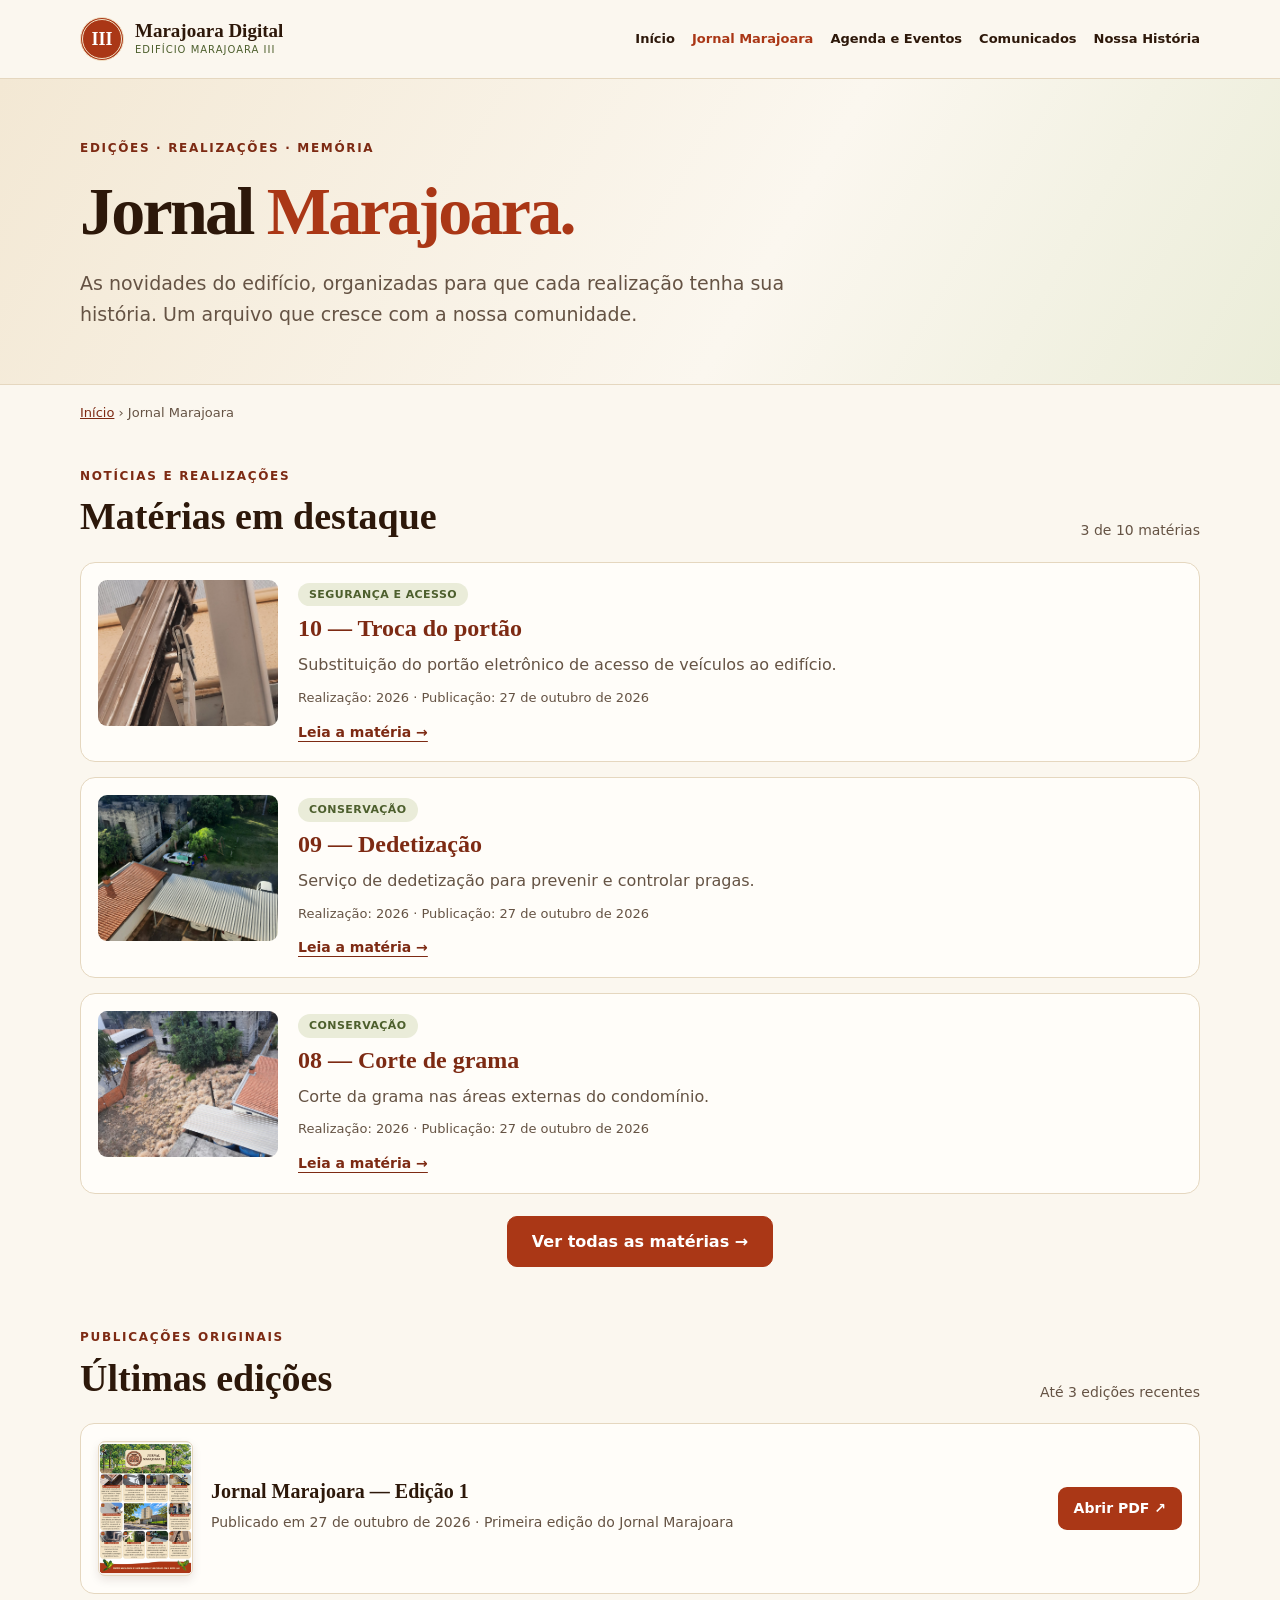
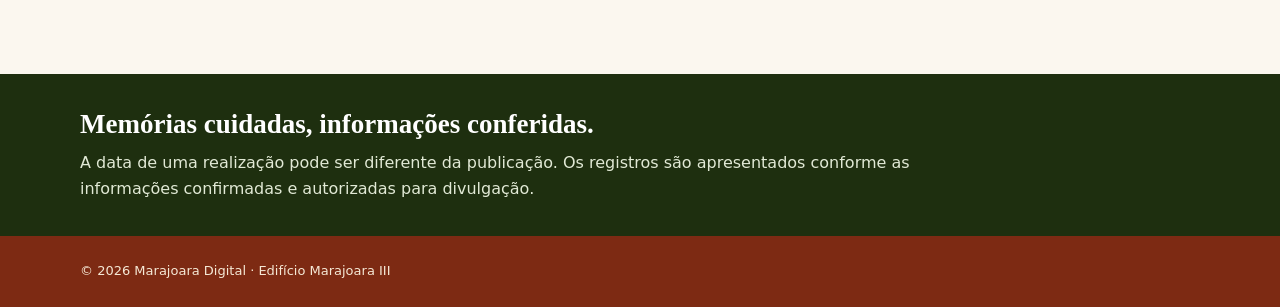
<file: jornal.html>
<!doctype html>
<html lang="pt-BR">
<head>
<meta charset="utf-8">
<meta name="viewport" content="width=device-width,initial-scale=1">
<meta name="theme-color" content="#AA3716">
<meta name="description" content="Matérias, realizações e edições do Jornal Marajoara.">
<title>Jornal Marajoara | Edifício Marajoara III</title>
<style>
:root{--terra:#AA3716;--terra2:#7D2A13;--creme:#F2E3C7;--fundo:#FBF7EF;--papel:#FFFDF9;--texto:#2D180A;--verde:#4D5F2D;--escuro:#1E2F0F;--borda:#E5D7BF;--muted:#655344;--sombra:0 12px 32px #2d180a17}
*{box-sizing:border-box}[hidden]{display:none!important}
html{scroll-behavior:smooth}
body{margin:0;background:var(--fundo);color:var(--texto);font:16px/1.6 system-ui,-apple-system,'Segoe UI',sans-serif}
a{color:inherit}button,input,select{font:inherit}button{cursor:pointer}
:focus-visible{outline:3px solid var(--verde);outline-offset:3px}
.container{width:min(1120px,calc(100% - 32px));margin:auto}
header{position:sticky;top:0;z-index:20;background:var(--fundo);border-bottom:1px solid var(--borda)}
.topo{min-height:78px;display:flex;align-items:center;justify-content:space-between;gap:14px;position:relative}
.marca{display:flex;align-items:center;gap:11px;text-decoration:none}
.selo{display:grid;place-items:center;width:44px;height:44px;flex:none;background:var(--terra);border:3px double var(--creme);border-radius:50%;color:#fff;font:700 18px Georgia,serif}
.marca strong{display:block;font:700 19px Georgia,serif}
.marca small{display:block;color:var(--verde);font-size:10px;letter-spacing:.1em;text-transform:uppercase}
nav{display:flex;gap:17px;align-items:center}
nav a{text-decoration:none;font-weight:750;font-size:13px}
nav a:hover,nav a[aria-current]{color:var(--terra)}
.menu{display:none;flex-direction:column;justify-content:center;align-items:center;gap:5px;width:46px;height:46px;background:var(--papel);border:1px solid var(--borda);border-radius:10px}
.menu span{width:22px;height:2px;background:var(--terra2)}
.hero{padding:55px 0;background:linear-gradient(120deg,#F3E8D4,var(--fundo) 60%,#EBEDD9);border-bottom:1px solid var(--borda)}
.eyebrow{color:var(--terra2);font-size:12px;font-weight:800;letter-spacing:.14em;text-transform:uppercase}
h1,h2,h3{font-family:Georgia,'Times New Roman',serif;line-height:1.17}
h1{font-size:clamp(40px,6vw,68px);letter-spacing:-.04em;margin:12px 0 17px}
h2{font-size:clamp(27px,3.2vw,38px);margin:7px 0 14px}
h3{font-size:clamp(20px,2.4vw,24px);margin:8px 0 10px}
.hero p{max-width:750px;font-size:clamp(16px,1.8vw,19px);color:var(--muted);margin:0}
.crumb{padding:18px 0 0;font-size:13px;color:var(--muted)}
.crumb a{color:var(--terra2)}
section.bloco{padding:38px 0 18px}
.heading{display:flex;justify-content:space-between;align-items:end;gap:14px;flex-wrap:wrap;margin-bottom:20px}
.heading h2{margin-bottom:3px}
.count,.note{font-size:14px;color:var(--muted)}
.entries,.editions{display:grid;gap:15px}
.entry{display:grid;grid-template-columns:180px minmax(0,1fr);gap:20px;padding:17px;background:var(--papel);border:1px solid var(--borda);border-radius:15px;transition:border-color .2s,box-shadow .2s}
.entry:hover{border-color:#C8A78C;box-shadow:var(--sombra)}
.entry.no-image{grid-template-columns:1fr}
.photo{display:block;align-self:start;overflow:hidden;border-radius:9px;background:#EEE7DC}
.photo img{display:block;width:100%;height:146px;object-fit:cover;transition:transform .25s}
.entry:hover img{transform:scale(1.035)}
.tag{display:inline-block;padding:3px 11px;background:#EAECD9;color:var(--verde);border-radius:30px;font-size:11px;font-weight:800;letter-spacing:.04em;text-transform:uppercase}
.entry h3 a{color:var(--terra2);text-decoration:none}
.entry h3 a:hover{text-decoration:underline}
.entry p{color:var(--muted);margin:0 0 10px}
.meta{color:var(--muted);font-size:13px;margin:0 0 10px}
.read{color:var(--terra2);font-size:14px;font-weight:800;text-underline-offset:4px}
.year{display:flex;align-items:center;gap:14px;color:var(--terra2);font:700 30px Georgia,serif;margin:20px 0 15px}
.year:after{content:'';height:1px;flex:1;background:var(--borda)}
.actions{display:flex;justify-content:center;margin:22px 0 0}
.more{border:1px solid var(--terra);border-radius:10px;background:var(--terra);color:#fff;font-weight:800;padding:12px 24px;min-height:47px}
.more:hover{background:var(--terra2)}
.filters{padding:21px;margin:0 0 24px;border:1px solid var(--borda);border-radius:15px;background:var(--papel);box-shadow:var(--sombra)}
.filters h3{margin:0 0 15px;font-size:23px}
.filter-grid{display:grid;grid-template-columns:minmax(0,1fr) 210px;gap:14px}
.field label{display:block;font-size:13px;font-weight:750;margin-bottom:6px}
.field input,.field select{display:block;width:100%;min-height:48px;padding:11px 13px;border:1px solid #CAB9A1;border-radius:9px;background:white;color:var(--texto)}
.years{display:flex;flex-wrap:wrap;align-items:center;gap:8px;margin-top:17px}
.years strong{font-size:13px}
.year-button{padding:7px 14px;border:1px solid var(--borda);border-radius:25px;background:white;color:var(--texto);font-size:14px;font-weight:700}
.year-button[aria-pressed=true]{background:var(--terra);border-color:var(--terra);color:#fff}
.edition{display:flex;align-items:center;gap:18px;padding:17px;background:var(--papel);border:1px solid var(--borda);border-radius:14px}
.cover{flex:none;width:95px}
.cover img{display:block;width:95px;aspect-ratio:1/1.414;object-fit:contain;background:#F6F1E8;border:1px solid var(--borda);border-radius:7px;box-shadow:0 4px 10px #2d180a1a}
.edition-info{flex:1;min-width:0}
.edition-info strong{font:700 20px/1.3 Georgia,serif}
.edition-info p{font-size:14px;color:var(--muted);margin:6px 0}
.pdf{display:inline-block;padding:10px 16px;background:var(--terra);color:white!important;border-radius:9px;text-decoration:none;font-weight:800;font-size:14px;white-space:nowrap}
.pdf:hover{background:var(--terra2)}
.empty{padding:30px 22px;background:var(--papel);border:1px dashed #C9BAA3;border-radius:14px;text-align:center;color:var(--muted)}
.notice{margin-top:40px;padding:35px 0;background:var(--escuro);color:#E1E9D5}
.notice h2{font-size:27px;color:white;margin:0 0 10px}
.notice p{margin:0;max-width:850px}
footer{padding:25px 0;background:var(--terra2);color:#F5E8D5;font-size:13px}
@media(max-width:900px){
 .menu{display:flex}
 nav{display:none;position:absolute;top:100%;right:0;width:min(340px,100%);flex-direction:column;align-items:stretch;gap:0;padding:10px;background:var(--fundo);border:1px solid var(--borda);border-radius:0 0 13px 13px;box-shadow:var(--sombra)}
 nav.open{display:flex}
 nav a{padding:11px;border-radius:7px;font-size:15px}
 nav a:hover{background:var(--creme)}
}
@media(max-width:650px){
 .topo{min-height:74px}
 .selo{width:40px;height:40px}
 .marca strong{font-size:16px}
 .marca small{font-size:9px}
 .hero{padding:42px 0}
 section.bloco{padding:30px 0 15px}
 .filter-grid{grid-template-columns:1fr}
 .filters{padding:17px}
 .entry{grid-template-columns:108px minmax(0,1fr);gap:13px;padding:13px}
 .photo img{height:114px}
 .entry h3{font-size:20px}
 .entry p{font-size:14px}
 .edition{flex-wrap:wrap;gap:13px;padding:13px}
 .cover,.cover img{width:80px}
 .edition-info{flex:1 1 155px}
 .pdf,.more{width:100%;text-align:center}
}
@media(max-width:390px){
 .entry{grid-template-columns:1fr}
 .photo img{height:185px}
}
@media(prefers-reduced-motion:reduce){
 html{scroll-behavior:auto}
 .entry,.photo img{transition:none}
}
</style>
</head>
<body>

<header>
 <div class="container topo">
  <a class="marca" href="index.html" aria-label="Marajoara Digital, início">
   <span class="selo">III</span>
   <span>
    <strong>Marajoara Digital</strong>
    <small>Edifício Marajoara III</small>
   </span>
  </a>
  <button class="menu" id="menu" type="button" aria-label="Abrir menu" aria-controls="nav" aria-expanded="false">
   <span></span><span></span><span></span>
  </button>
  <nav id="nav" aria-label="Navegação principal">
   <a href="index.html">Início</a>
   <a href="jornal.html" aria-current="page">Jornal Marajoara</a>
   <a href="index.html#agenda">Agenda e Eventos</a>
   <a href="index.html#comunicados">Comunicados</a>
   <a href="index.html#historia">Nossa História</a>
  </nav>
 </div>
</header>

<main>
 <section class="hero">
  <div class="container">
   <span class="eyebrow">Edições · Realizações · Memória</span>
   <h1>Jornal <span style="color:var(--terra)">Marajoara.</span></h1>
   <p>As novidades do edifício, organizadas para que cada realização tenha sua história. Um arquivo que cresce com a nossa comunidade.</p>
  </div>
 </section>

 <div class="container crumb">
  <a href="index.html">Início</a> › Jornal Marajoara
 </div>

 <section class="bloco container" id="materias" aria-labelledby="materias-title">
  <div class="heading">
   <div>
    <span class="eyebrow">Notícias e realizações</span>
    <h2 id="materias-title">Matérias em destaque</h2>
   </div>
   <span class="count" id="count" role="status" aria-live="polite">Carregando…</span>
  </div>

  <div class="filters" id="filters" hidden>
   <h3>Pesquise no arquivo</h3>
   <div class="filter-grid">
    <div class="field">
     <label for="search">Pesquisar por assunto ou data</label>
     <input type="search" id="search" placeholder="Ex.: portão, pintura, outubro" autocomplete="off">
    </div>
    <div class="field">
     <label for="category">Categoria</label>
     <select id="category">
      <option value="todas">Todas as categorias</option>
     </select>
    </div>
   </div>
   <div class="years" id="years"><strong>Ano:</strong></div>
  </div>

  <div class="entries" id="entries" aria-live="polite">
   <div class="empty">Carregando matérias…</div>
  </div>
  <div class="actions">
   <button class="more" id="more-articles" type="button" aria-expanded="false" aria-controls="entries" hidden>
    Ver todas as matérias →
   </button>
  </div>
 </section>

 <section class="bloco container" id="edicoes" aria-labelledby="editions-title">
  <div class="heading">
   <div>
    <span class="eyebrow">Publicações originais</span>
    <h2 id="editions-title">Últimas edições</h2>
   </div>
   <span class="note">Até 3 edições recentes</span>
  </div>
  <div class="editions" id="editions">
   <div class="empty">Carregando edições…</div>
  </div>
  <div class="actions">
   <button class="more" id="more-editions" type="button" aria-expanded="false" aria-controls="editions" hidden>
    Ver todas as edições →
   </button>
  </div>
 </section>

 <section class="notice">
  <div class="container">
   <h2>Memórias cuidadas, informações conferidas.</h2>
   <p>A data de uma realização pode ser diferente da publicação. Os registros são apresentados conforme as informações confirmadas e autorizadas para divulgação.</p>
  </div>
 </section>
</main>

<footer>
 <div class="container">
  © <span id="ano-atual">2026</span> Marajoara Digital · Edifício Marajoara III
 </div>
</footer>

<script>
'use strict';

const $=id=>document.getElementById(id);
$('ano-atual').textContent=new Date().getFullYear();

const state={
 data:null,
 allArticles:false,
 allEditions:false,
 year:'todos',
 category:'todas',
 search:''
};

const photoNames={
 'iluminacao-do-campo-2026':'01-iluminacao-do-campo.jpg',
 'pintura-do-postinho-2026':'01-pintura-do-postinho.jpg',
 'desobstrucao-de-esgoto-2026':'01-desobstrucao-de-esgoto.jpg',
 'reparo-na-sacada-2026':'01-reparo-na-sacada.jpg',
 'reparo-de-infiltracao-2026':'01-reparo-de-infiltracao.jpg',
 'nova-porta-de-entrada-2026':'01-nova-porta-de-entrada.jpg',
 'troca-dos-tubos-2026':'01-troca-dos-tubos.jpg',
 'corte-de-grama-2026':'01-corte-de-grama.jpg',
 'dedetizacao-2026':'01-dedetizacao.jpg',
 'troca-do-portao-2026':'01-troca-do-portao.jpg'
};

function el(tag,cls,txt){
 const e=document.createElement(tag);
 if(cls)e.className=cls;
 if(txt!==undefined)e.textContent=String(txt);
 return e;
}

function clean(x){
 return String(x??'').normalize('NFD')
  .replace(/[\u0300-\u036f]/g,'').toLowerCase();
}

function dateParts(x){
 if(typeof x!=='string'||!/^\d{4}(-\d{2})?(-\d{2})?$/.test(x))return null;
 const p=x.split('-').map(Number);
 if(p.length>1&&(p[1]<1||p[1]>12))return null;
 if(p.length===3){
  const d=new Date(Date.UTC(p[0],p[1]-1,p[2]));
  if(d.getUTCFullYear()!==p[0]||
     d.getUTCMonth()!==p[1]-1||
     d.getUTCDate()!==p[2])return null;
 }
 return p;
}

function dateBR(x){
 const p=dateParts(x);
 if(!p)return 'Data a confirmar';
 const meses=[
  'janeiro','fevereiro','março','abril',
  'maio','junho','julho','agosto',
  'setembro','outubro','novembro','dezembro'
 ];
 return p.length===1?String(p[0]):
  p.length===2?meses[p[1]-1]+' de '+p[0]:
  p[2]+' de '+meses[p[1]-1]+' de '+p[0];
}

function yearOf(m){
 const n=Number(m.ano_referencia);
 return Number.isInteger(n)&&n>=1900&&n<=2200
  ?n
  :dateParts(m.data_realizacao)?.[0]||
   dateParts(m.data_publicacao)?.[0]||0;
}

function safePath(x){
 if(typeof x!=='string'||!x.trim())return null;
 const s=x.trim();
 return s.startsWith('/')||
  s.startsWith('#')||
  s.includes('\\')||
  s.includes('..')||
  s.includes('//')||
  /^[a-z][a-z\d+.-]*:/i.test(s)?null:s;
}

function photoOf(m){
 const im=Array.isArray(m.imagens)
  ?m.imagens.find(x=>x&&safePath(x.arquivo))
  :null;
 return im?safePath(im.arquivo):
  photoNames[m.id]?'assets/edicao-01/'+photoNames[m.id]:null;
}

function empty(message){
 return el('div','empty',message);
}

// Menu responsivo
const menu=$('menu'),nav=$('nav');

function openMenu(open){
 nav.classList.toggle('open',open);
 menu.setAttribute('aria-expanded',String(open));
 menu.setAttribute('aria-label',open?'Fechar menu':'Abrir menu');
}

menu.addEventListener('click',()=>{
 openMenu(menu.getAttribute('aria-expanded')!=='true');
});
nav.addEventListener('click',e=>{
 if(e.target.closest('a'))openMenu(false);
});
document.addEventListener('click',e=>{
 if(!nav.contains(e.target)&&!menu.contains(e.target))openMenu(false);
});
document.addEventListener('keydown',e=>{
 if(e.key==='Escape')openMenu(false);
});

function sortedArticles(){
 return state.data.materias
  .map((m,i)=>({...m,_index:i}))
  .sort((a,b)=>
   String(b.data_publicacao||'')
    .localeCompare(String(a.data_publicacao||''))||
   b._index-a._index
  );
}

function matches(m){
 if(state.year!=='todos'&&
    String(yearOf(m))!==state.year)return false;
 if(state.category!=='todas'&&
    m.categoria!==state.category)return false;

 const content=[
  m.titulo,m.resumo,m.categoria,
  m.data_publicacao,dateBR(m.data_publicacao),
  m.data_realizacao,dateBR(m.data_realizacao),
  ...(Array.isArray(m.conteudo)?m.conteudo:[])
 ].join(' ');

 return clean(content).includes(clean(state.search.trim()));
}

function articleCard(m){
 const card=el('article','entry');
 const url='materia.html?id='+encodeURIComponent(m.id||'');
 const path=photoOf(m);

 if(path){
  const link=el('a','photo');
  link.href=url;
  link.setAttribute('aria-label','Abrir '+(m.titulo||'matéria'));

  const img=el('img');
  img.src=path;
  img.alt=(m.imagens?.[0]?.alt)||m.titulo||'Foto da matéria';
  img.loading='lazy';
  img.decoding='async';

  img.addEventListener('error',()=>{
   link.remove();
   card.classList.add('no-image');
  });

  link.append(img);
  card.append(link);
 }else{
  card.classList.add('no-image');
 }

 const info=el('div');
 info.append(el('span','tag',m.categoria||'Notícia'));

 const h=el('h3');
 const a=el('a','',m.titulo||'Matéria');
 a.href=url;
 h.append(a);
 info.append(h);

 if(m.resumo)info.append(el('p','',m.resumo));

 info.append(el('div','meta',
  'Realização: '+dateBR(m.data_realizacao)+
  ' · Publicação: '+dateBR(m.data_publicacao)
 ));

 const read=el('a','read','Leia a matéria →');
 read.href=url;
 info.append(read);
 card.append(info);

 return card;
}

function renderYears(){
 const host=$('years');
 host.replaceChildren(el('strong','','Ano:'));

 const years=new Set(
  (state.data.anos_iniciais||[])
   .map(Number).filter(Number.isInteger)
 );

 state.data.materias.forEach(m=>{
  if(yearOf(m))years.add(yearOf(m));
 });

 const options=[
  ['todos','Todos os anos'],
  ...[...years].sort((a,b)=>b-a)
   .map(x=>[String(x),String(x)])
 ];

 options.forEach(([value,label])=>{
  const b=el('button','year-button',label);
  b.type='button';
  b.setAttribute('aria-pressed',String(state.year===value));
  b.addEventListener('click',()=>{
   state.year=value;
   renderYears();
   renderArticles();
  });
  host.append(b);
 });
}

function renderCategories(){
 const s=$('category');
 s.replaceChildren();

 const base=el('option','','Todas as categorias');
 base.value='todas';
 s.append(base);

 const categories=[
  ...new Set(
   state.data.materias.map(m=>m.categoria).filter(Boolean)
  )
 ].sort((a,b)=>a.localeCompare(b,'pt-BR'));

 categories.forEach(x=>{
  const o=el('option','',x);
  o.value=x;
  s.append(o);
 });
}

function renderArticles(){
 const host=$('entries');
 host.replaceChildren();

 $('filters').hidden=!state.allArticles;
 $('materias-title').textContent=state.allArticles
  ?'Arquivo de matérias':'Matérias em destaque';

 const all=sortedArticles();
 const visible=state.allArticles
  ?all.filter(matches):all.slice(0,3);

 $('count').textContent=state.allArticles
  ?(visible.length===1
    ?'1 matéria encontrada'
    :visible.length+' matérias encontradas')
  :(Math.min(all.length,3)+' de '+all.length+' matérias');

 if(!visible.length){
  host.append(empty(
   'Nenhuma matéria encontrada. Tente outra busca ou categoria.'
  ));
 }else if(state.allArticles){
  let lastYear=null,group=null;

  visible.forEach(m=>{
   const yr=yearOf(m)||'A confirmar';

   if(yr!==lastYear){
    host.append(el('h3','year',yr));
    group=el('div','entries');
    host.append(group);
    lastYear=yr;
   }
   group.append(articleCard(m));
  });
 }else{
  visible.forEach(m=>host.append(articleCard(m)));
 }

 const b=$('more-articles');
 b.hidden=all.length<=3;
 b.textContent=state.allArticles
  ?'Mostrar apenas 3 matérias ↑'
  :'Ver todas as matérias →';
 b.setAttribute('aria-expanded',String(state.allArticles));
}

function renderEditions(){
 const host=$('editions');
 host.replaceChildren();

 const all=[...(state.data.edicoes||[])].sort((a,b)=>
  String(b.data_publicacao||'')
   .localeCompare(String(a.data_publicacao||''))||
  Number(b.numero||0)-Number(a.numero||0)
 );

 const visible=state.allEditions?all:all.slice(0,3);

 $('editions-title').textContent=state.allEditions
  ?'Todas as edições':'Últimas edições';

 if(!visible.length){
  host.append(empty('Nenhuma edição publicada até o momento.'));
 }

 visible.forEach(e=>{
  const card=el('article','edition');
  const pdf=safePath(e.arquivo);
  const cover=safePath(e.imagem);

  if(cover){
   const a=el(pdf?'a':'div','cover');
   if(pdf){
    a.href=pdf;
    a.target='_blank';
    a.rel='noopener';
    a.setAttribute('aria-label','Abrir PDF de '+e.titulo);
   }

   const img=el('img');
   img.src=cover;
   img.alt='Capa de '+(e.titulo||'Jornal Marajoara');
   img.loading='lazy';
   img.addEventListener('error',()=>a.remove());

   a.append(img);
   card.append(a);
  }

  const info=el('div','edition-info');
  info.append(el('strong','',
   e.titulo||'Edição '+e.numero
  ));
  info.append(el('p','',
   'Publicado em '+dateBR(e.data_publicacao)+
   (e.descricao?' · '+e.descricao:'')
  ));
  card.append(info);

  if(pdf){
   const a=el('a','pdf','Abrir PDF ↗');
   a.href=pdf;
   a.target='_blank';
   a.rel='noopener';
   card.append(a);
  }

  host.append(card);
 });

 const b=$('more-editions');
 b.hidden=all.length<=3;
 b.textContent=state.allEditions
  ?'Mostrar últimas 3 edições ↑'
  :'Ver todas as edições →';
 b.setAttribute('aria-expanded',String(state.allEditions));
}

$('more-articles').addEventListener('click',()=>{
 state.allArticles=!state.allArticles;

 if(!state.allArticles){
  state.year='todos';
  state.category='todas';
  state.search='';
  $('search').value='';
  $('category').value='todas';
  renderYears();
 }

 renderArticles();

 if(!state.allArticles){
  $('materias').scrollIntoView({
   behavior:'smooth',block:'start'
  });
 }
});

$('more-editions').addEventListener('click',()=>{
 state.allEditions=!state.allEditions;
 renderEditions();

 if(!state.allEditions){
  $('edicoes').scrollIntoView({
   behavior:'smooth',block:'start'
  });
 }
});

$('search').addEventListener('input',e=>{
 state.search=e.target.value;
 renderArticles();
});

$('category').addEventListener('change',e=>{
 state.category=e.target.value;
 renderArticles();
});

(async()=>{
 try{
  const res=await fetch('jornal.json',{cache:'no-cache'});
  if(!res.ok)throw Error('HTTP '+res.status);

  const data=await res.json();

  if(!Array.isArray(data.materias)||
     !Array.isArray(data.edicoes)){
   throw Error('Dados incompletos');
  }

  state.data=data;
  renderYears();
  renderCategories();
  renderArticles();
  renderEditions();
 }catch(err){
  $('entries').replaceChildren(empty(
   'Não foi possível carregar o Jornal. Confira jornal.json.'
  ));
  $('editions').replaceChildren(empty(
   'Edições indisponíveis.'
  ));
  $('count').textContent='';
  console.error('Jornal Marajoara:',err);
 }
})();
</script>
</body>
</html>
</file>
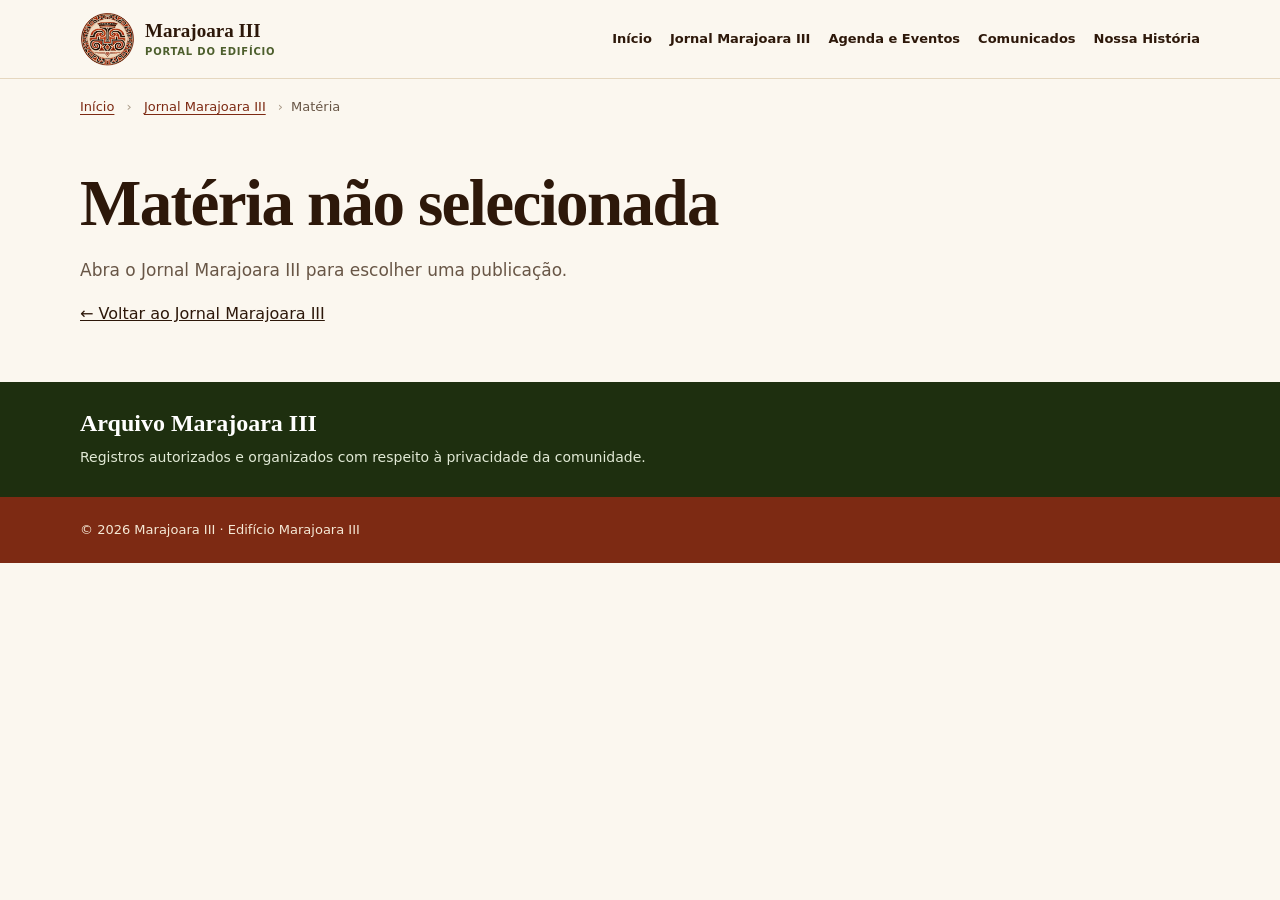
<file: materia.html>
<!doctype html>
<html lang="pt-BR">
<head>
<meta charset="utf-8">
<meta name="viewport" content="width=device-width,initial-scale=1">
<meta name="theme-color" content="#AA3716">
<meta name="description" content="Matérias e fotografias do Jornal Marajoara III.">
<title>Matéria | Jornal Marajoara III</title>
<style>
:root{
--terra:#AA3716;
--terra2:#7D2A13;
--creme:#F2E3C7;
--papel:#FBF7EF;
--branco:#FFFDF9;
--verde:#4D5F2D;
--floresta:#1E2F0F;
--texto:#2D180A;
--suave:#685646;
--borda:#E5D7BF;
--sombra:0 12px 30px #2D180A15;
}
*,*::before,*::after{box-sizing:border-box}
html{scroll-behavior:smooth;scroll-padding-top:90px}
body{
margin:0;background:var(--papel);color:var(--texto);
font:16px/1.6 system-ui,-apple-system,'Segoe UI',sans-serif;
}
a{color:inherit}
button{font:inherit;cursor:pointer}
img{max-width:100%}
:focus-visible{outline:3px solid var(--verde);outline-offset:3px}
.container{width:min(1120px,calc(100% - 32px));margin:auto}

header{
position:sticky;top:0;z-index:20;
background:var(--papel);border-bottom:1px solid var(--borda);
}
.topo{
min-height:78px;display:flex;justify-content:space-between;
align-items:center;gap:12px;position:relative;
}
.marca{
display:flex;align-items:center;gap:10px;
text-decoration:none;min-width:0;
}
.marca img{
display:block;width:55px;height:55px;
object-fit:contain;flex:none;
}
.marca-texto{
display:flex;flex-direction:column;line-height:1.2;min-width:0;
}
.marca-texto strong{font:bold 19px Georgia,serif}
.marca-texto small{
margin-top:4px;font-size:10px;font-weight:800;
letter-spacing:.08em;text-transform:uppercase;color:var(--verde);
}
.nav{display:flex;align-items:center;gap:18px}
.nav a{font-size:13px;font-weight:750;text-decoration:none}
.nav a:hover{color:var(--terra)}
.hamburguer{
display:none;width:45px;height:45px;
flex-direction:column;justify-content:center;align-items:center;
gap:5px;flex:none;background:var(--branco);
border:1px solid var(--borda);border-radius:10px;
}
.hamburguer span{
display:block;width:21px;height:2px;
background:var(--terra2);border-radius:2px;
}
.hamburguer[aria-expanded=true] span:first-child{
transform:translateY(7px) rotate(45deg);
}
.hamburguer[aria-expanded=true] span:nth-child(2){opacity:0}
.hamburguer[aria-expanded=true] span:last-child{
transform:translateY(-7px) rotate(-45deg);
}
.crumbs{padding:18px 0 0;font-size:13px;color:var(--suave)}
.crumbs a{color:var(--terra2);text-underline-offset:3px}
.crumbs span{margin:0 8px;color:#A89885}

.materia{
max-width:900px;padding-top:27px;padding-bottom:48px;
}
.rotulo{
display:block;color:var(--terra2);font-size:12px;
font-weight:850;letter-spacing:.12em;text-transform:uppercase;
}
h1,h2{
font-family:Georgia,'Times New Roman',serif;
line-height:1.14;text-wrap:balance;
}
h1{
font-size:clamp(36px,5.5vw,65px);
margin:12px 0 14px;letter-spacing:-.025em;
}
.resumo{
max-width:810px;font-size:clamp(17px,2vw,21px);
color:var(--suave);margin:0 0 22px;
}

/* FOTOS DAS MATÉRIAS */

.fotos{
display:grid;
grid-template-columns:repeat(2,minmax(0,1fr));
gap:18px;margin:22px 0 26px;
}
.fotos.uma{grid-template-columns:1fr}
.fotos figure{min-width:0;margin:0}
.fotos a{
display:block;overflow:hidden;
border:1px solid var(--borda);border-radius:12px;
background:#F3E8D8;box-shadow:var(--sombra);
}
.fotos img{
display:block;width:100%;max-height:650px;
height:auto;object-fit:contain;margin-inline:auto;
}
.fotos figcaption{
font-size:13px;color:var(--suave);margin:8px 2px 0;
}

/* INFORMAÇÕES */

.meta{
display:flex;flex-wrap:wrap;gap:10px;margin:25px 0;
}
.meta-item{
min-width:135px;border:1px solid var(--borda);
border-radius:10px;background:var(--branco);
padding:10px 13px;font-size:13px;
}
.meta-item strong{
display:block;margin-bottom:3px;color:var(--terra2);
font-size:11px;text-transform:uppercase;letter-spacing:.05em;
}
.texto{max-width:830px}
.texto p{
color:#483628;font-size:17px;line-height:1.8;
margin:0 0 18px;
}
.acoes{
display:flex;flex-wrap:wrap;gap:12px 22px;
padding-top:21px;margin-top:28px;
border-top:1px solid var(--borda);
}
.acoes a{
color:var(--terra2);font-weight:800;text-underline-offset:4px;
}
.falha{padding:36px 0 55px}
.falha p{font-size:17px;color:var(--suave)}
.aviso{
padding:28px 0;background:var(--floresta);color:#E1E9D5;
}
.aviso strong{
font:bold 24px Georgia,serif;color:#fff;
}
.aviso p{margin:8px 0 0;font-size:14px}
footer{
padding:23px 0;background:var(--terra2);
color:#F5E8D5;font-size:13px;
}

/* MENU MOBILE */

@media(max-width:900px){
.hamburguer{display:flex}
.nav{
display:none;position:absolute;top:100%;right:0;z-index:22;
width:max-content;max-width:calc(100vw - 28px);
max-height:calc(100dvh - 85px);overflow-y:auto;
flex-direction:column;align-items:stretch;gap:5px;padding:7px;
border:1px solid var(--borda);border-radius:0 0 12px 12px;
background:var(--papel);box-shadow:var(--sombra);
}
.nav.aberto{display:flex}
.nav a{
display:flex;align-items:center;min-height:39px;padding:9px 12px;
white-space:nowrap;background:var(--branco);color:var(--terra2);
border:1px solid var(--borda);border-radius:8px;font-size:14px;
}
.nav a:hover{
background:var(--creme);border-color:var(--terra);
}
}
@media(max-width:620px){
.topo{min-height:73px;gap:7px}
.marca{gap:8px}
.marca img{width:47px;height:47px}
.marca-texto strong{font-size:17px}
.marca-texto small{font-size:9px}
.materia{padding-top:23px;padding-bottom:35px}
.fotos{grid-template-columns:1fr;gap:15px}
.fotos img{max-height:none}
.resumo{margin-bottom:16px}
.meta{
display:grid;grid-template-columns:repeat(2,minmax(0,1fr));
gap:9px;margin:20px 0;
}
.meta-item{min-width:0;padding:10px}
.texto p{font-size:16px}
}
@media(prefers-reduced-motion:reduce){
html{scroll-behavior:auto}
}
</style>
</head>

<body>
<header>
<div class="container topo">

<a class="marca" href="index.html"
   aria-label="Marajoara III, página inicial">
<img src="assets/Logo-canto.png" alt=""
     width="55" height="55">

<span class="marca-texto">
<strong>Marajoara III</strong>
<small>Portal do edifício</small>
</span>
</a>

<button class="hamburguer" id="hamburguer"
 type="button" aria-expanded="false"
 aria-controls="menu-principal" aria-label="Abrir menu">
<span></span><span></span><span></span>
</button>

<nav class="nav" id="menu-principal"
 aria-label="Navegação principal">
<a href="index.html">Início</a>
<a href="jornal.html">Jornal Marajoara III</a>
<a href="index.html#agenda">Agenda e Eventos</a>
<a href="index.html#comunicados">Comunicados</a>
<a href="index.html#historia">Nossa História</a>
</nav>

</div>
</header>

<main>
<div class="container crumbs">
<a href="index.html">Início</a>
<span>›</span>
<a href="jornal.html">Jornal Marajoara III</a>
<span>›</span>Matéria
</div>

<div class="container" id="article-host" aria-live="polite">
<div class="materia" role="status">Carregando matéria…</div>
</div>
</main>

<section class="aviso">
<div class="container">
<strong>Arquivo Marajoara III</strong>
<p>
Registros autorizados e organizados com
respeito à privacidade da comunidade.
</p>
</div>
</section>

<footer>
<div class="container">
© <span id="ano-atual">2026</span>
Marajoara III · Edifício Marajoara III
</div>
</footer>

<script>
'use strict';

const $=id=>document.getElementById(id);

$('ano-atual').textContent=new Date().getFullYear();

/* MENU */

const botao=$('hamburguer');
const menu=$('menu-principal');

function abrirMenu(aberto){
  menu.classList.toggle('aberto',aberto);
  botao.setAttribute('aria-expanded',String(aberto));
  botao.setAttribute(
    'aria-label',
    aberto?'Fechar menu':'Abrir menu'
  );
}

botao.addEventListener('click',()=>{
  abrirMenu(botao.getAttribute('aria-expanded')!=='true');
});

menu.querySelectorAll('a').forEach(a=>{
  a.addEventListener('click',()=>abrirMenu(false));
});

document.addEventListener('click',e=>{
  if(!menu.contains(e.target)&&!botao.contains(e.target)){
    abrirMenu(false);
  }
});

document.addEventListener('keydown',e=>{
  if(e.key==='Escape'&&
     botao.getAttribute('aria-expanded')==='true'){
    abrirMenu(false);
    botao.focus();
  }
});

window.addEventListener('resize',()=>{
  if(innerWidth>900)abrirMenu(false);
});

/* FOTOGRAFIAS ORIGINAIS DA EDIÇÃO 01 */

const fotosEdicao01={
'iluminacao-do-campo-2026':'01-iluminacao-do-campo.jpg',
'pintura-do-postinho-2026':'01-pintura-do-postinho.jpg',
'desobstrucao-de-esgoto-2026':'01-desobstrucao-de-esgoto.jpg',
'reparo-na-sacada-2026':'01-reparo-na-sacada.jpg',
'reparo-de-infiltracao-2026':'01-reparo-de-infiltracao.jpg',
'nova-porta-de-entrada-2026':'01-nova-porta-de-entrada.jpg',
'troca-dos-tubos-2026':'01-troca-dos-tubos.jpg',
'corte-de-grama-2026':'01-corte-de-grama.jpg',
'dedetizacao-2026':'01-dedetizacao.jpg',
'troca-do-portao-2026':'01-troca-do-portao.jpg'
};

function el(tag,cls,txt){
  const e=document.createElement(tag);
  if(cls)e.className=cls;
  if(txt!==undefined)e.textContent=String(txt);
  return e;
}

function safePath(path){
  if(typeof path!=='string'||!path.trim())return null;
  const s=path.trim();

  if(
    s.startsWith('/')||
    s.startsWith('#')||
    s.includes('\\')||
    s.includes('..')||
    s.includes('//')||
    /^[a-z][a-z\d+.-]*:/i.test(s)
  )return null;

  return s;
}

function dataPt(data){
  if(typeof data!=='string'||
     !/^\d{4}(-\d{2})?(-\d{2})?$/.test(data)){
    return 'Data a confirmar';
  }

  const p=data.split('-').map(Number);

  const meses=[
    'janeiro','fevereiro','março','abril',
    'maio','junho','julho','agosto',
    'setembro','outubro','novembro','dezembro'
  ];

  if(p.length===1)return String(p[0]);
  if(p[1]<1||p[1]>12)return 'Data a confirmar';
  if(p.length===2)return meses[p[1]-1]+' de '+p[0];

  const d=new Date(Date.UTC(p[0],p[1]-1,p[2]));

  if(
    d.getUTCDate()!==p[2]||
    d.getUTCMonth()!==p[1]-1||
    d.getUTCFullYear()!==p[0]
  )return 'Data a confirmar';

  return p[2]+' de '+meses[p[1]-1]+' de '+p[0];
}

function imagensDaMateria(a){
  const cadastradas=Array.isArray(a.imagens)
    ?a.imagens.filter(x=>x&&safePath(x.arquivo))
    :[];

  if(cadastradas.length)return cadastradas;
  if(!fotosEdicao01[a.id])return [];

  return [{
    arquivo:'assets/edicao-01/'+fotosEdicao01[a.id],
    alt:a.titulo||'Fotografia da matéria',
    legenda:a.resumo||''
  }];
}

function erro(titulo,descricao){
  const host=$('article-host');
  const sec=el('section','falha');

  sec.append(
    el('h1','',titulo),
    el('p','',descricao)
  );

  const voltar=el('a','','← Voltar ao Jornal Marajoara III');
  voltar.href='jornal.html';
  sec.append(voltar);

  host.replaceChildren(sec);
}

function mostrarMateria(a,edicoes){
  const host=$('article-host');
  const artigo=el('article','materia');

  artigo.append(
    el('span','rotulo','Jornal Marajoara III')
  );

  artigo.append(
    el('h1','',a.titulo||'Matéria')
  );

  if(a.resumo){
    artigo.append(el('p','resumo',a.resumo));
  }

  /* FOTO EM DESTAQUE */

  const imagens=imagensDaMateria(a);

  if(imagens.length){
    const galeria=el(
      'div',
      'fotos'+(imagens.length===1?' uma':'')
    );

    imagens.forEach(im=>{
      const caminho=safePath(im.arquivo);
      if(!caminho)return;

      const figura=el('figure');
      const link=el('a');
      link.href=caminho;
      link.target='_blank';
      link.rel='noopener';

      link.setAttribute(
        'aria-label',
        'Abrir fotografia em tamanho maior'
      );

      const foto=el('img');
      foto.src=caminho;
      foto.alt=im.alt||a.titulo||'Fotografia da matéria';
      foto.loading='eager';
      foto.decoding='async';

      foto.addEventListener('error',()=>{
        figura.remove();
        if(!galeria.childElementCount)galeria.remove();
      });

      link.append(foto);
      figura.append(link);

      if(im.legenda){
        figura.append(
          el('figcaption','',im.legenda)
        );
      }

      galeria.append(figura);
    });

    if(galeria.childElementCount){
      artigo.append(galeria);
    }
  }

  /* DADOS DA MATÉRIA */

  const meta=el('div','meta');

  function item(rotulo,valor){
    const caixa=el('div','meta-item');
    caixa.append(
      el('strong','',rotulo),
      el('span','',valor)
    );
    meta.append(caixa);
  }

  item('Realização',dataPt(a.data_realizacao));
  item('Publicação',dataPt(a.data_publicacao));

  if(a.categoria)item('Categoria',a.categoria);
  if(a.edicao)item('Edição',a.edicao);

  artigo.append(meta);

  /* TEXTO COMPLETO */

  const texto=el('div','texto');
  const paragrafos=Array.isArray(a.conteudo)
    ?a.conteudo
    :[];

  paragrafos.forEach(p=>{
    if(typeof p==='string'&&p.trim()){
      texto.append(el('p','',p));
    }
  });

  if(!texto.childElementCount){
    texto.append(
      el('p','','Texto completo em preparação.')
    );
  }

  artigo.append(texto);

  /* NAVEGAÇÃO E PDF */

  const acoes=el('div','acoes');

  const voltar=el('a','','← Voltar para o jornal');
  voltar.href='jornal.html';
  acoes.append(voltar);

  const edicao=(edicoes||[]).find(
    e=>String(e.numero)===String(a.edicao)
  );

  const pdf=safePath(edicao?.arquivo);

  if(pdf){
    const linkPdf=el('a','','Abrir edição em PDF ↗');
    linkPdf.href=pdf;
    linkPdf.target='_blank';
    linkPdf.rel='noopener';
    acoes.append(linkPdf);
  }

  artigo.append(acoes);

  /* SUBSTITUI O AVISO DE CARREGAMENTO */

  host.replaceChildren(artigo);

  document.title=
    (a.titulo||'Matéria')+' | Jornal Marajoara III';
}

/* CARREGAMENTO */

(async()=>{
  const id=new URLSearchParams(
    location.search
  ).get('id');

  if(!id){
    erro(
      'Matéria não selecionada',
      'Abra o Jornal Marajoara III para escolher uma publicação.'
    );
    return;
  }

  try{
    const resposta=await fetch(
      'jornal.json',
      {cache:'no-cache'}
    );

    if(!resposta.ok){
      throw Error('HTTP '+resposta.status);
    }

    const dados=await resposta.json();

    if(!Array.isArray(dados.materias)){
      throw Error('Lista de matérias ausente');
    }

    const materia=dados.materias.find(
      m=>m.id===id
    );

    if(!materia){
      erro(
        'Matéria não encontrada',
        'Este registro não está disponível no arquivo público.'
      );
      return;
    }

    mostrarMateria(materia,dados.edicoes);

  }catch(e){
    console.error('Jornal Marajoara III:',e);

    erro(
      'Não foi possível abrir a matéria',
      'Confira se jornal.json está publicado na mesma pasta de materia.html.'
    );
  }
})();
</script>
</body>
</html>
</file>
